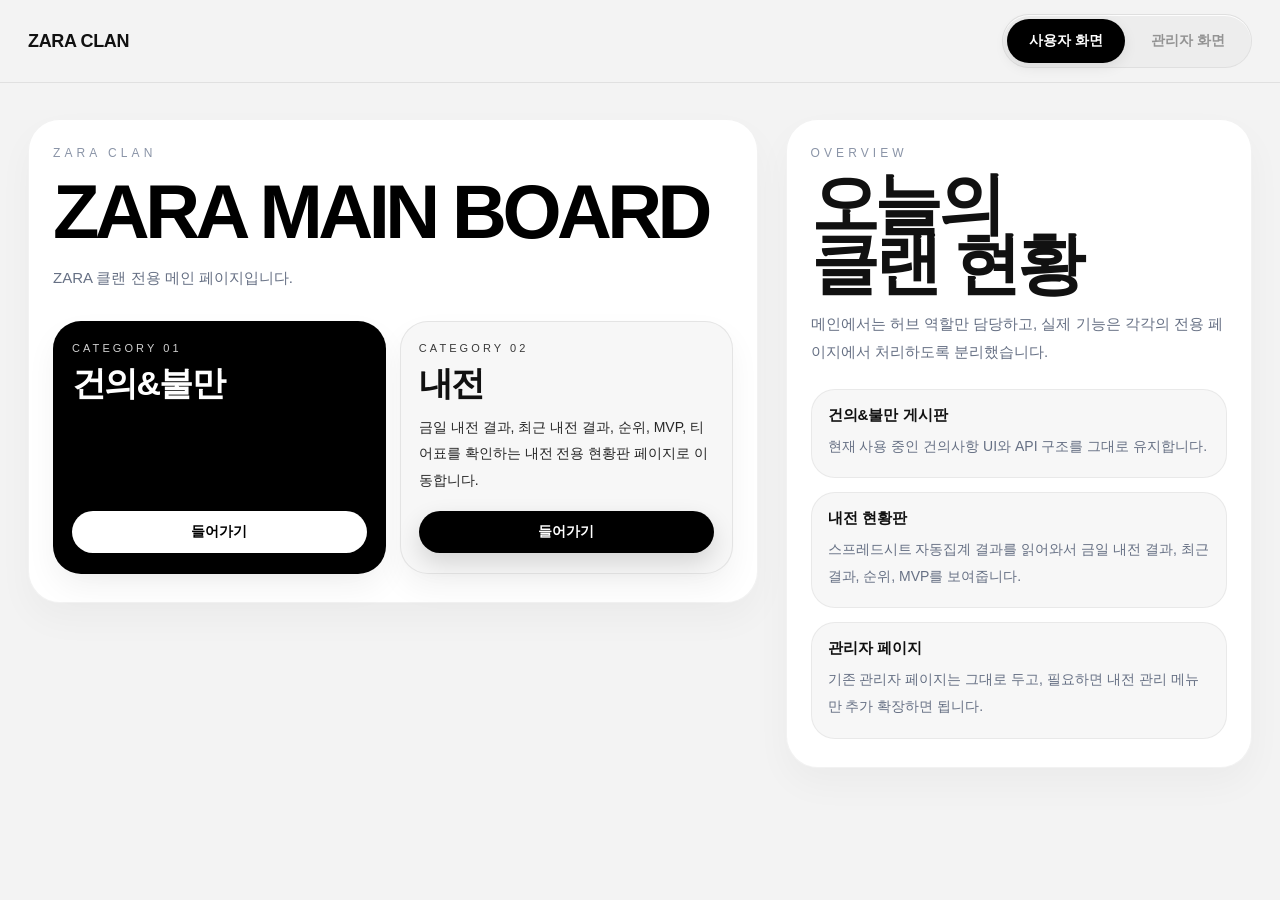
<file: index.html>
<!DOCTYPE html>
<html lang="ko">
<head>
  <meta charset="UTF-8" />
  <meta name="viewport" content="width=device-width, initial-scale=1.0" />
  <title>ZARA MAIN BOARD</title>
  <link rel="stylesheet" href="/style.css" />
  <style>
    * {
      box-sizing: border-box;
    }

    body {
      margin: 0;
      background: #f3f3f3;
      color: #111;
      font-family: Arial, "Apple SD Gothic Neo", "Noto Sans KR", sans-serif;
    }

    .site-topbar {
      background: #f3f3f3;
      border-bottom: 1px solid rgba(0, 0, 0, 0.08);
    }

    .site-topbar-inner {
      max-width: 1440px;
      margin: 0 auto;
      padding: 14px 28px;
      display: flex;
      align-items: center;
      justify-content: space-between;
      gap: 20px;
    }

    .site-brand {
      font-size: 18px;
      font-weight: 800;
      letter-spacing: -0.02em;
    }

    .site-tabs {
      display: inline-flex;
      align-items: center;
      gap: 4px;
      padding: 4px;
      border-radius: 999px;
      background: #ededed;
      border: 1px solid rgba(0, 0, 0, 0.06);
      box-shadow: inset 0 1px 0 rgba(255, 255, 255, 0.9);
    }

    .site-tab {
      height: 44px;
      padding: 0 22px;
      border-radius: 999px;
      color: rgba(0, 0, 0, 0.38);
      font-size: 14px;
      font-weight: 800;
      border: none;
      background: none;
      cursor: pointer;
      transition: all 0.2s ease;
    }

    .site-tab.active {
      background: #000;
      color: #fff;
      box-shadow: 0 4px 14px rgba(0, 0, 0, 0.08);
    }

    .main-shell {
      max-width: 1440px;
      margin: 0 auto;
      padding: 36px 28px 56px;
    }

    .main-grid {
      display: grid;
      grid-template-columns: minmax(0, 1.22fr) minmax(0, 0.78fr);
      gap: 28px;
      align-items: start;
    }

    .main-panel {
      background: rgba(255, 255, 255, 0.96);
      border: 1px solid rgba(0, 0, 0, 0.05);
      border-radius: 32px;
      box-shadow: 0 16px 36px rgba(0, 0, 0, 0.035);
      padding: 26px 24px 28px;
    }

    .eyebrow {
      font-size: 12px;
      letter-spacing: 0.34em;
      color: #8a94a7;
    }

    .main-title {
      margin: 18px 0 18px;
      font-size: 76px;
      line-height: 0.9;
      font-weight: 900;
      letter-spacing: -0.06em;
      color: #000;
    }

    .main-desc {
      margin: 0;
      font-size: 15px;
      line-height: 1.9;
      color: #667084;
    }

    .category-grid {
      margin-top: 28px;
      display: grid;
      grid-template-columns: 1fr 1fr;
      gap: 14px;
    }

    .category-card {
      border-radius: 28px;
      border: 1px solid rgba(0, 0, 0, 0.08);
      padding: 20px 18px;
      min-height: 248px;
      display: flex;
      flex-direction: column;
      justify-content: space-between;
      box-shadow: 0 14px 30px rgba(0, 0, 0, 0.05);
    }

    .category-card.dark {
      background: #000;
      color: #fff;
      border-color: rgba(0, 0, 0, 0.9);
    }

    .category-card.light {
      background: #f7f7f7;
      color: #111;
    }

    .category-code {
      font-size: 11px;
      letter-spacing: 0.28em;
      opacity: 0.82;
    }

    .category-title {
      margin-top: 12px;
      font-size: 34px;
      line-height: 1.05;
      font-weight: 900;
      letter-spacing: -0.05em;
      white-space: pre-line;
    }

    .category-desc {
      margin-top: 12px;
      font-size: 14px;
      line-height: 1.9;
      color: inherit;
      opacity: 0.9;
    }

    .enter-btn {
      margin-top: 18px;
      display: inline-flex;
      align-items: center;
      justify-content: center;
      min-width: 122px;
      height: 42px;
      padding: 0 18px;
      border-radius: 999px;
      border: none;
      background: #fff;
      color: #000;
      font-size: 14px;
      font-weight: 900;
      cursor: pointer;
      box-shadow: 0 10px 24px rgba(0, 0, 0, 0.14);
    }

    .light .enter-btn {
      background: #000;
      color: #fff;
    }

    .overview-title {
      margin: 14px 0 16px;
      font-size: 68px;
      line-height: 0.88;
      font-weight: 900;
      letter-spacing: -0.06em;
      white-space: pre-line;
    }

    .overview-desc {
      font-size: 15px;
      line-height: 1.9;
      color: #667084;
      margin: 0 0 22px;
    }

    .overview-list {
      display: grid;
      gap: 14px;
    }

    .overview-card {
      background: #f7f7f7;
      border: 1px solid rgba(0, 0, 0, 0.06);
      border-radius: 24px;
      padding: 16px 16px 18px;
    }

    .overview-card-title {
      font-size: 15px;
      font-weight: 900;
      margin-bottom: 8px;
    }

    .overview-card-text {
      font-size: 14px;
      line-height: 1.9;
      color: #667084;
      margin: 0;
    }

    @media (max-width: 980px) {
      .main-grid {
        grid-template-columns: 1fr;
      }

      .main-title,
      .overview-title {
        font-size: 56px;
      }
    }

    @media (max-width: 720px) {
      .site-topbar-inner,
      .main-shell {
        padding-left: 16px;
        padding-right: 16px;
      }

      .site-topbar-inner {
        flex-direction: column;
        align-items: flex-start;
      }

      .category-grid {
        grid-template-columns: 1fr;
      }

      .main-title,
      .overview-title {
        font-size: 42px;
      }

      .site-tabs {
        width: 100%;
        display: flex;
      }

      .site-tab {
        flex: 1;
        padding: 0 10px;
        font-size: 13px;
      }
    }
  </style>
</head>
<body>
  <div class="site-topbar">
    <div class="site-topbar-inner">
      <div class="site-brand">ZARA CLAN</div>
      <div class="site-tabs">
        <button class="site-tab active" type="button" onclick="location.href='/'">사용자 화면</button>
        <button class="site-tab" type="button" onclick="location.href='/admin'">관리자 화면</button>
      </div>
    </div>
  </div>

  <div class="main-shell">
    <div class="main-grid">
      <section class="main-panel">
        <div class="eyebrow">ZARA CLAN</div>
        <h1 class="main-title">ZARA
MAIN BOARD</h1>
        <p class="main-desc">
          ZARA 클랜 전용 메인 페이지입니다.
        </p>

        <div class="category-grid">
          <div class="category-card dark">
            <div>
              <div class="category-code">CATEGORY 01</div>
              <div class="category-title">건의&불만</div>
              <div class="category-desc"></div>
            </div>
            <button class="enter-btn" type="button" onclick="location.href='/suggestion'">들어가기</button>
          </div>

          <div class="category-card light">
            <div>
              <div class="category-code">CATEGORY 02</div>
              <div class="category-title">내전</div>
              <div class="category-desc">
                금일 내전 결과, 최근 내전 결과, 순위, MVP, 티어표를 확인하는 내전 전용 현황판 페이지로 이동합니다.
              </div>
            </div>
            <button class="enter-btn" type="button" onclick="location.href='/naejeon'">들어가기</button>
          </div>
        </div>
      </section>

      <aside class="main-panel">
        <div class="eyebrow">OVERVIEW</div>
        <h2 class="overview-title">오늘의
클랜 현황</h2>
        <p class="overview-desc">
          메인에서는 허브 역할만 담당하고, 실제 기능은 각각의 전용 페이지에서 처리하도록 분리했습니다.
        </p>

        <div class="overview-list">
          <div class="overview-card">
            <div class="overview-card-title">건의&불만 게시판</div>
            <p class="overview-card-text">
              현재 사용 중인 건의사항 UI와 API 구조를 그대로 유지합니다.
            </p>
          </div>

          <div class="overview-card">
            <div class="overview-card-title">내전 현황판</div>
            <p class="overview-card-text">
              스프레드시트 자동집계 결과를 읽어와서 금일 내전 결과, 최근 결과, 순위, MVP를 보여줍니다.
            </p>
          </div>

          <div class="overview-card">
            <div class="overview-card-title">관리자 페이지</div>
            <p class="overview-card-text">
              기존 관리자 페이지는 그대로 두고, 필요하면 내전 관리 메뉴만 추가 확장하면 됩니다.
            </p>
          </div>
        </div>
      </aside>
    </div>
  </div>
</body>
</html>
</file>
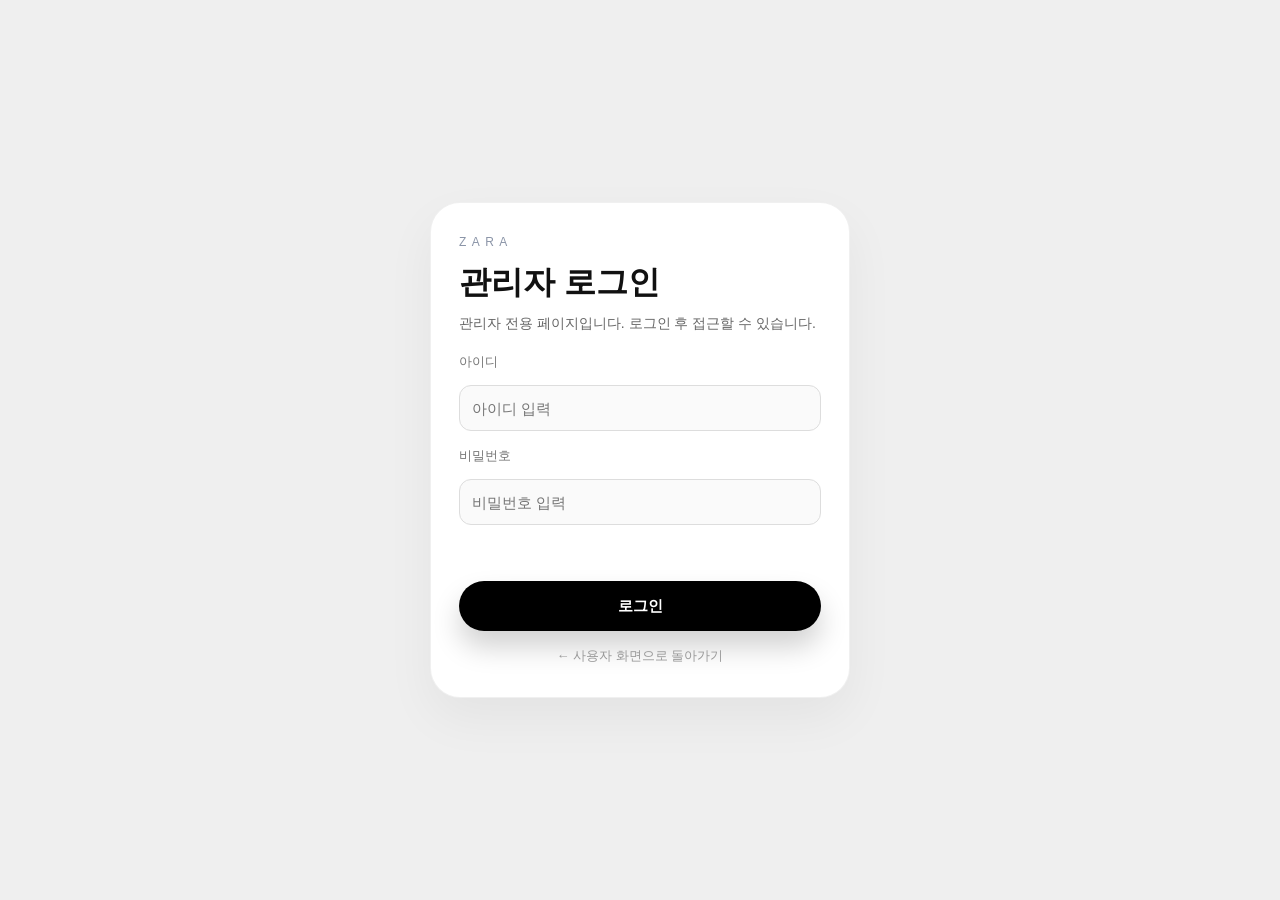
<file: login.html>
<!DOCTYPE html>
<html lang="ko">
<head>
  <meta charset="UTF-8" />
  <title>ZARA 관리자 로그인</title>
  <link rel="stylesheet" href="style.css" />
</head>
<body>

<div class="login-page">

  <div class="login-card">
    <p class="brand">ZARA</p>
    <h2 class="login-title">관리자 로그인</h2>
    <p class="login-desc">
      관리자 전용 페이지입니다. 로그인 후 접근할 수 있습니다.
    </p>

    <form id="loginForm" class="login-form">

      <div class="field-group">
        <label>아이디</label>
        <input id="username" type="text" placeholder="아이디 입력" required />
      </div>

      <div class="field-group">
        <label>비밀번호</label>
        <input id="password" type="password" placeholder="비밀번호 입력" required />
      </div>

      <p id="loginMsg" class="error-text"></p>

      <button type="submit" class="primary-btn full">로그인</button>

    </form>

    <button class="back-btn" onclick="location.href='index.html'">
      ← 사용자 화면으로 돌아가기
    </button>

  </div>

</div>

<script>
const form = document.getElementById("loginForm");
const msg = document.getElementById("loginMsg");

form.addEventListener("submit", async (e) => {
  e.preventDefault();

  msg.textContent = "";

  const username = document.getElementById("username").value.trim();
  const password = document.getElementById("password").value.trim();

  try {
    const res = await fetch("/api/login", {
      method: "POST",
      headers: {
        "Content-Type": "application/json"
      },
      body: JSON.stringify({ username, password })
    });

    const result = await res.json();

    if (!res.ok || !result.success) {
      msg.textContent = result.message || "로그인 실패";
      return;
    }

    location.href = "/admin.html";

  } catch (err) {
    msg.textContent = "서버 연결 오류";
  }
});
</script>

</body>
</html>
</file>
<file: style.css>
/* =========================
   RESET
========================= */
* {
  box-sizing: border-box;
  margin: 0;
  padding: 0;
}

html,
body {
  width: 100%;
  min-height: 100%;
}

body {
  background: #efefef;
  color: #111111;
  font-family: -apple-system, BlinkMacSystemFont, "Segoe UI", "Noto Sans KR", Arial, sans-serif;
  -webkit-font-smoothing: antialiased;
}

button,
input,
textarea {
  font: inherit;
}

button {
  border: none;
  background: none;
  cursor: pointer;
}

.hidden {
  display: none !important;
}

/* =========================
   TOPBAR
========================= */
.topbar {
  background: #f3f3f3;
  border-bottom: 1px solid rgba(0, 0, 0, 0.08);
}

.topbar-inner {
  max-width: 1280px;
  margin: 0 auto;
  padding: 14px 28px;
  display: flex;
  align-items: center;
  justify-content: space-between;
  gap: 20px;
}

.topbar-title {
  font-size: 18px;
  font-weight: 700;
  letter-spacing: -0.02em;
}

.topbar-tabs {
  display: inline-flex;
  align-items: center;
  gap: 4px;
  padding: 4px;
  border-radius: 999px;
  background: #ededed;
  border: 1px solid rgba(0, 0, 0, 0.06);
  box-shadow: inset 0 1px 0 rgba(255, 255, 255, 0.9);
}

.topbar-tab {
  height: 48px;
  padding: 0 24px;
  border-radius: 999px;
  color: rgba(0, 0, 0, 0.35);
  font-size: 15px;
  font-weight: 700;
  transition: all 0.2s ease;
}

.topbar-tab.active {
  background: #000000;
  color: #ffffff;
  box-shadow: 0 4px 14px rgba(0, 0, 0, 0.08);
}

/* =========================
   PAGE LAYOUT
========================= */
.page-shell {
  max-width: 1280px;
  margin: 0 auto;
  padding: 40px 28px 52px;
}

.public-grid {
  display: grid;
  grid-template-columns: minmax(0, 1.18fr) minmax(0, 0.95fr);
  gap: 28px;
}

.panel {
  background: rgba(255, 255, 255, 0.9);
  border: 1px solid rgba(0, 0, 0, 0.06);
  border-radius: 30px;
  box-shadow: 0 18px 40px rgba(0, 0, 0, 0.03);
  backdrop-filter: blur(8px);
}

.panel-main {
  padding: 30px 28px 28px;
}

.panel-board {
  padding: 28px;
}

/* =========================
   LEFT PANEL
========================= */
.brand {
  font-size: 12px;
  letter-spacing: 0.45em;
  color: #8a94a7;
}

.hero-title {
  margin-top: 16px;
  font-size: 64px;
  line-height: 0.95;
  letter-spacing: -0.055em;
  font-weight: 900;
  color: #000000;
}

.hero-desc {
  margin-top: 26px;
  max-width: 720px;
  font-size: 15px;
  line-height: 2;
  color: #5f6772;
}

.type-section {
  margin-top: 34px;
}

.mini-label {
  display: block;
  font-size: 12px;
  letter-spacing: 0.38em;
  color: #8a94a7;
}

.type-card-grid {
  margin-top: 14px;
  display: grid;
  grid-template-columns: repeat(2, minmax(0, 1fr));
  gap: 12px;
}

.type-card {
  min-height: 126px;
  border-radius: 26px;
  border: 1px solid rgba(0, 0, 0, 0.1);
  background: #fafafa;
  padding: 22px 18px;
  text-align: left;
  display: flex;
  flex-direction: column;
  justify-content: center;
  gap: 10px;
  transition: all 0.2s ease;
}

.type-card:hover {
  border-color: rgba(0, 0, 0, 0.18);
  background: #ffffff;
}

.type-card.active {
  background: #000000;
  color: #ffffff;
  border-color: #000000;
  box-shadow: 0 20px 40px rgba(0, 0, 0, 0.18);
}

.type-card-title {
  font-size: 18px;
  font-weight: 800;
  letter-spacing: -0.02em;
}

.type-card-desc {
  font-size: 14px;
  line-height: 1.75;
  color: rgba(17, 17, 17, 0.68);
}

.type-card.active .type-card-desc {
  color: rgba(255, 255, 255, 0.82);
}

.post-form {
  margin-top: 28px;
}

.form-label {
  display: block;
  font-size: 12px;
  letter-spacing: 0.38em;
  color: #8a94a7;
}

.main-textarea {
  width: 100%;
  height: 178px;
  margin-top: 14px;
  border-radius: 28px;
  border: 1px solid rgba(0, 0, 0, 0.1);
  background: #fdfdfd;
  padding: 22px 18px;
  resize: none;
  outline: none;
  font-size: 16px;
  line-height: 1.9;
  color: #2d3137;
  box-shadow: inset 0 1px 0 rgba(255, 255, 255, 0.9);
}

.main-textarea::placeholder {
  color: rgba(45, 49, 55, 0.55);
}

.main-textarea:focus {
  border-color: rgba(0, 0, 0, 0.24);
  background: #ffffff;
}

.form-bottom-row {
  margin-top: 24px;
  display: flex;
  align-items: center;
  justify-content: space-between;
  gap: 16px;
}

.form-note {
  font-size: 14px;
  color: #b0b5be;
}

.primary-btn {
  min-width: 108px;
  height: 50px;
  padding: 0 28px;
  border-radius: 999px;
  background: #000000;
  color: #ffffff;
  font-size: 15px;
  font-weight: 700;
  transition: transform 0.15s ease, box-shadow 0.2s ease, background 0.2s ease;
  box-shadow: 0 16px 28px rgba(0, 0, 0, 0.18);
}

.primary-btn:hover {
  transform: translateY(-1px);
  background: #111111;
}

/* =========================
   RIGHT PANEL
========================= */
.board-head {
  display: flex;
  align-items: flex-start;
  justify-content: space-between;
  gap: 18px;
}

.board-eyebrow {
  font-size: 12px;
  letter-spacing: 0.45em;
  color: #8a94a7;
}

.board-title {
  margin-top: 14px;
  font-size: 68px;
  line-height: 0.9;
  letter-spacing: -0.065em;
  font-weight: 900;
  color: #000000;
}

.search-pill {
  min-width: 64px;
  height: 48px;
  padding: 0 18px;
  border-radius: 999px;
  border: 1px solid rgba(0, 0, 0, 0.08);
  background: #fafafa;
  color: rgba(0, 0, 0, 0.45);
  display: inline-flex;
  align-items: center;
  justify-content: center;
  font-size: 15px;
}

.board-list {
  margin-top: 22px;
  display: grid;
  gap: 16px;
}

.board-item {
  border-radius: 30px;
  border: 1px solid rgba(0, 0, 0, 0.08);
  background: #ffffff;
  padding: 22px 18px 22px;
  box-shadow: 0 10px 24px rgba(0, 0, 0, 0.02);
}

.board-item-top {
  display: flex;
  align-items: center;
  justify-content: space-between;
}

.badge-row {
  display: flex;
  align-items: center;
  flex-wrap: wrap;
  gap: 10px;
}

.no-badge {
  font-size: 18px;
  font-weight: 900;
  letter-spacing: -0.03em;
}

.type-badge,
.status-badge {
  min-height: 36px;
  padding: 0 14px;
  border-radius: 999px;
  display: inline-flex;
  align-items: center;
  justify-content: center;
  font-size: 13px;
  font-weight: 700;
  border: 1px solid rgba(0, 0, 0, 0.08);
}

.type-badge.suggestion {
  background: #f5f5f5;
  color: #111111;
}

.type-badge.complaint {
  background: #000000;
  color: #ffffff;
  border-color: #000000;
}

.status-badge.processing {
  background: #000000;
  color: #ffffff;
  border-color: #000000;
}

.status-badge.hold {
  background: #f5f5f5;
  color: rgba(0, 0, 0, 0.6);
}

.status-badge.done {
  background: #ececec;
  color: rgba(0, 0, 0, 0.65);
}

.meta-row {
  margin-top: 20px;
  display: flex;
  align-items: center;
  gap: 14px;
  color: #7d838b;
  font-size: 14px;
}

.like-link {
  color: #7d838b;
  font-size: 14px;
}

.private-box {
  margin-top: 26px;
  font-size: 16px;
  line-height: 1.9;
  color: #31343a;
}

.deleted-box {
  margin-top: 24px;
  border-radius: 20px;
  border: 1px dashed rgba(0, 0, 0, 0.08);
  background: #fafafa;
  padding: 14px 16px;
  font-size: 15px;
  color: rgba(0, 0, 0, 0.28);
}

.empty-box {
  border-radius: 24px;
  border: 1px dashed rgba(0, 0, 0, 0.08);
  background: #fafafa;
  padding: 22px 18px;
  color: #7d838b;
  font-size: 15px;
}

/* =========================
   LOGIN MODAL
========================= */
.modal-backdrop {
  position: fixed;
  inset: 0;
  background: rgba(0, 0, 0, 0.24);
  display: flex;
  align-items: center;
  justify-content: center;
  padding: 20px;
  z-index: 1000;
}

.login-modal {
  width: 100%;
  max-width: 440px;
  border-radius: 28px;
  background: #ffffff;
  padding: 28px 24px 24px;
  box-shadow: 0 30px 60px rgba(0, 0, 0, 0.18);
}

.login-modal-title {
  margin-top: 14px;
  font-size: 32px;
  font-weight: 800;
  letter-spacing: -0.03em;
}

.login-modal-desc {
  margin-top: 12px;
  font-size: 15px;
  line-height: 1.8;
  color: #666f7c;
}

.modal-login-form {
  margin-top: 22px;
}

.field-group + .field-group {
  margin-top: 16px;
}

.field-group label {
  display: block;
  margin-bottom: 8px;
  font-size: 14px;
  color: #5f6772;
}

.field-group input {
  width: 100%;
  height: 48px;
  border-radius: 14px;
  border: 1px solid rgba(0, 0, 0, 0.12);
  background: #fafafa;
  padding: 0 14px;
  outline: none;
  font-size: 15px;
}

.field-group input:focus {
  border-color: rgba(0, 0, 0, 0.24);
  background: #ffffff;
}

.error-text {
  min-height: 22px;
  margin-top: 14px;
  color: #cf3030;
  font-size: 14px;
}

.modal-actions {
  margin-top: 16px;
  display: flex;
  justify-content: flex-end;
  gap: 10px;
}

.ghost-btn {
  min-width: 82px;
  height: 46px;
  padding: 0 18px;
  border-radius: 999px;
  background: #f3f3f3;
  color: #555d67;
  font-size: 14px;
  font-weight: 700;
}

.ghost-btn.danger {
  color: #c63b3b;
}

/* =========================
   RESPONSIVE
========================= */
@media (max-width: 1100px) {
  .public-grid {
    grid-template-columns: 1fr;
  }

  .hero-title {
    font-size: 48px;
  }

  .board-title {
    font-size: 52px;
  }
}

@media (max-width: 720px) {
  .topbar-inner,
  .page-shell {
    padding-left: 16px;
    padding-right: 16px;
  }

  .topbar-inner {
    flex-direction: column;
    align-items: flex-start;
  }

  .type-card-grid {
    grid-template-columns: 1fr;
  }

  .form-bottom-row {
    flex-direction: column;
    align-items: stretch;
  }

  .primary-btn {
    width: 100%;
  }

  .board-head {
    flex-direction: column;
    align-items: flex-start;
  }

  .hero-title {
    font-size: 36px;
  }

  .board-title {
    font-size: 38px;
  }
}

/* =========================
   LOGIN PAGE
========================= */
.login-page {
  min-height: 100vh;
  display: flex;
  align-items: center;
  justify-content: center;
  background: #efefef;
}

.login-card {
  width: 100%;
  max-width: 420px;
  background: white;
  border-radius: 30px;
  padding: 32px 28px;
  border: 1px solid rgba(0, 0, 0, 0.06);
  box-shadow: 0 20px 50px rgba(0, 0, 0, 0.05);
}

.login-title {
  margin-top: 12px;
  font-size: 32px;
  font-weight: 900;
}

.login-desc {
  margin-top: 10px;
  font-size: 14px;
  color: #666;
}

.login-form {
  margin-top: 20px;
}

.field-group {
  margin-top: 16px;
}

.field-group label {
  font-size: 13px;
  color: #777;
}

.field-group input {
  width: 100%;
  height: 46px;
  margin-top: 6px;
  border-radius: 12px;
  border: 1px solid #ddd;
  padding: 0 12px;
  outline: none;
}

.field-group input:focus {
  border-color: black;
}

.primary-btn.full {
  width: 100%;
  margin-top: 20px;
}

.back-btn {
  margin-top: 16px;
  font-size: 13px;
  color: #999;
  text-align: center;
  width: 100%;
}

/* =========================
   ADMIN PAGE
========================= */
.admin-page-body {
  background: #efefef;
}

.admin-shell {
  min-height: 100vh;
  display: grid;
  grid-template-columns: 240px 1fr;
}

.admin-sidebar {
  background: #0a0a0a;
  color: #ffffff;
  padding: 24px 16px;
  display: flex;
  flex-direction: column;
  justify-content: space-between;
}

.admin-sidebar-brand {
  font-size: 28px;
  font-weight: 900;
  letter-spacing: 0.08em;
  padding: 8px 12px 22px;
}

.admin-sidebar-nav {
  display: grid;
  gap: 8px;
}

.admin-nav-btn,
.admin-logout-btn {
  width: 100%;
  text-align: left;
  padding: 14px 16px;
  border-radius: 18px;
  color: rgba(255, 255, 255, 0.72);
  font-size: 15px;
  font-weight: 700;
  transition: all 0.2s ease;
}

.admin-nav-btn:hover,
.admin-logout-btn:hover {
  background: rgba(255, 255, 255, 0.06);
  color: #ffffff;
}

.admin-nav-btn.active {
  background: #ffffff;
  color: #111111;
}

.admin-main {
  padding: 24px 28px 32px;
}

.admin-topbar {
  display: flex;
  align-items: flex-start;
  justify-content: space-between;
  gap: 20px;
  margin-bottom: 24px;
}

.admin-topbar-eyebrow {
  font-size: 12px;
  letter-spacing: 0.38em;
  color: #8a94a7;
}

.admin-topbar-title {
  margin-top: 12px;
  font-size: 46px;
  line-height: 0.95;
  font-weight: 900;
  letter-spacing: -0.05em;
}

.admin-topbar-desc {
  margin-top: 14px;
  color: #666f7c;
  font-size: 15px;
  line-height: 1.8;
}

.admin-user-switch {
  min-width: 110px;
  height: 46px;
  padding: 0 20px;
  border-radius: 999px;
  background: #ffffff;
  border: 1px solid rgba(0, 0, 0, 0.08);
  color: #555d67;
  font-weight: 700;
}

.admin-content {
  display: grid;
  gap: 20px;
}

.admin-section {
  display: none;
}

.admin-section.active {
  display: block;
}

.admin-summary-grid {
  display: grid;
  grid-template-columns: repeat(4, minmax(0, 1fr));
  gap: 16px;
}

.admin-card,
.admin-panel,
.admin-mini-card {
  background: rgba(255, 255, 255, 0.9);
  border: 1px solid rgba(0, 0, 0, 0.06);
  border-radius: 28px;
  box-shadow: 0 18px 40px rgba(0, 0, 0, 0.03);
}

.admin-card {
  padding: 24px 22px;
}

.admin-card-label {
  font-size: 14px;
  color: #6c7380;
}

.admin-card-value-row {
  margin-top: 14px;
  display: flex;
  align-items: flex-end;
  gap: 6px;
}

.admin-card-value {
  font-size: 40px;
  line-height: 1;
  font-weight: 900;
  letter-spacing: -0.04em;
}

.admin-card-unit {
  font-size: 14px;
  color: #7f8792;
  margin-bottom: 5px;
}

.admin-card-sub {
  margin-top: 12px;
  font-size: 13px;
  color: #a1a7b0;
}

.admin-layout-grid {
  margin-top: 18px;
  display: grid;
  grid-template-columns: minmax(0, 1.18fr) minmax(0, 0.82fr);
  gap: 18px;
}

.admin-panel {
  padding: 24px 22px;
}

.admin-panel-head {
  display: flex;
  align-items: flex-start;
  justify-content: space-between;
  gap: 16px;
}

.admin-panel-eyebrow {
  font-size: 12px;
  letter-spacing: 0.38em;
  color: #8a94a7;
}

.admin-panel-title {
  margin-top: 10px;
  font-size: 34px;
  line-height: 0.98;
  font-weight: 900;
  letter-spacing: -0.045em;
}

.admin-post-list {
  margin-top: 18px;
  display: grid;
  gap: 14px;
}

.admin-post-card {
  border-radius: 24px;
  border: 1px solid rgba(0, 0, 0, 0.08);
  background: #ffffff;
  padding: 18px 16px;
}

.admin-post-top {
  display: flex;
  align-items: center;
  justify-content: space-between;
  gap: 14px;
}

.admin-post-badges {
  display: flex;
  align-items: center;
  flex-wrap: wrap;
  gap: 10px;
}

.admin-no-badge {
  font-size: 16px;
  font-weight: 900;
}

.admin-post-time {
  font-size: 13px;
  color: #8c939d;
}

.admin-post-body {
  margin-top: 16px;
}

.admin-post-actions {
  margin-top: 16px;
  display: flex;
  flex-wrap: wrap;
  gap: 8px;
}

.admin-mini-stack {
  margin-top: 18px;
  display: grid;
  gap: 12px;
}

.admin-mini-card {
  padding: 18px 16px;
  display: flex;
  align-items: center;
  justify-content: space-between;
}

.admin-mini-card span {
  color: #6c7380;
  font-size: 14px;
}

.admin-mini-card strong {
  font-size: 22px;
  font-weight: 900;
}

.admin-comment-box {
  margin-top: 18px;
}

.admin-comment-selected {
  font-size: 15px;
  font-weight: 700;
  color: #222;
}

.admin-comment-textarea {
  width: 100%;
  height: 180px;
  margin-top: 14px;
  border-radius: 24px;
  border: 1px solid rgba(0, 0, 0, 0.1);
  background: #fdfdfd;
  padding: 18px 16px;
  resize: none;
  outline: none;
  font-size: 15px;
  line-height: 1.8;
}

.admin-comment-actions {
  margin-top: 14px;
  display: flex;
  justify-content: flex-end;
}

.admin-settings-box {
  margin-top: 18px;
  display: grid;
  gap: 12px;
}

.admin-setting-row {
  display: flex;
  align-items: center;
  justify-content: space-between;
  gap: 16px;
  background: #ffffff;
  border: 1px solid rgba(0, 0, 0, 0.08);
  border-radius: 18px;
  padding: 16px 18px;
}

/* =========================
   ADMIN INLINE COMMENTS
========================= */
.admin-inline-comments-wrap {
  margin-top: 14px;
  padding-top: 14px;
  border-top: 1px solid rgba(0, 0, 0, 0.08);
}

.admin-inline-comments-title {
  font-size: 12px;
  font-weight: 700;
  letter-spacing: 0.08em;
  opacity: 0.7;
  margin-bottom: 10px;
}

.admin-inline-comment-list {
  display: flex;
  flex-direction: column;
  gap: 10px;
}

.admin-inline-comment-item {
  padding: 12px;
  border-radius: 12px;
  background: #f6f6f6;
  border: 1px solid rgba(0, 0, 0, 0.04);
}

.admin-inline-comment-time {
  font-size: 12px;
  opacity: 0.6;
  margin-bottom: 6px;
}

.admin-inline-comment-text {
  font-size: 14px;
  line-height: 1.6;
  word-break: break-word;
  color: #222;
}

.admin-comment-empty {
  font-size: 13px;
  opacity: 0.5;
}

.deleted-comment {
  opacity: 0.5;
  font-style: italic;
}

.admin-inline-comment-item .ghost-btn {
  margin-top: 8px;
}

/* =========================
   ROUND MANAGER
========================= */
.round-panel {
  margin-top: 18px;
}

.round-status-box {
  margin-top: 18px;
  padding: 18px 20px;
  border-radius: 22px;
  background: #ffffff;
  border: 1px solid rgba(0, 0, 0, 0.08);
}

.round-status-title {
  font-size: 12px;
  letter-spacing: 0.22em;
  color: #8a94a7;
}

.round-status-value {
  margin-top: 10px;
  font-size: 24px;
  font-weight: 900;
  letter-spacing: -0.03em;
  color: #111;
  line-height: 1.35;
}

.round-status-sub {
  margin-top: 10px;
  font-size: 14px;
  line-height: 1.7;
  color: #666f7c;
  white-space: pre-line;
}

.round-form-grid {
  margin-top: 18px;
  display: grid;
  grid-template-columns: repeat(2, minmax(0, 1fr));
  gap: 14px;
}

.round-form-group {
  display: grid;
  gap: 8px;
}

.round-form-group-full {
  grid-column: 1 / -1;
}

.round-form-group label {
  font-size: 13px;
  font-weight: 700;
  color: #555d67;
}

.round-input,
.round-textarea {
  width: 100%;
  border-radius: 18px;
  border: 1px solid rgba(0, 0, 0, 0.1);
  background: #fff;
  padding: 14px 16px;
  outline: none;
  font-size: 14px;
  color: #111;
}

.round-input {
  height: 48px;
}

.round-textarea {
  min-height: 120px;
  resize: vertical;
  line-height: 1.7;
}

.round-input:focus,
.round-textarea:focus {
  border-color: rgba(0, 0, 0, 0.24);
}

.round-action-row {
  margin-top: 16px;
  display: flex;
  gap: 10px;
  flex-wrap: wrap;
}

.round-message {
  margin-top: 12px;
  min-height: 24px;
  font-size: 14px;
  font-weight: 700;
  color: #333;
  white-space: pre-line;
}

button:disabled {
  opacity: 0.45;
  cursor: not-allowed;
}

/* =========================
   ADMIN RESPONSIVE
========================= */
@media (max-width: 1180px) {
  .admin-summary-grid {
    grid-template-columns: repeat(2, minmax(0, 1fr));
  }

  .admin-layout-grid {
    grid-template-columns: 1fr;
  }
}

@media (max-width: 860px) {
  .admin-shell {
    grid-template-columns: 1fr;
  }

  .admin-sidebar {
    gap: 18px;
  }

  .admin-main {
    padding: 20px 16px 28px;
  }

  .admin-topbar {
    flex-direction: column;
    align-items: flex-start;
  }

  .admin-topbar-title {
    font-size: 34px;
  }

  .admin-summary-grid {
    grid-template-columns: 1fr;
  }

  .round-form-grid {
    grid-template-columns: 1fr;
  }
}
/* ===== ZARA 룰렛 스타일 ===== */

.roulette-section {
  margin-top: 60px;
  padding: 0 20px;
}

.roulette-header {
  display: flex;
  align-items: center;
  justify-content: center;
  gap: 20px;
  margin-bottom: 30px;
}

.roulette-header h2 {
  font-size: 18px;
  letter-spacing: 4px;
  font-weight: 500;
  color: #111; /* 기존 사이트 톤 맞춤 */
}

.roulette-line {
  width: 60px;
  height: 1px;
  background: #ccc;
}

.roulette-card {
  background: #ffffff;
  border-radius: 30px;
  padding: 20px;
  border: 1px solid rgba(0,0,0,0.06);
  box-shadow: 0 18px 40px rgba(0,0,0,0.03);
  transition: all 0.3s ease;
}

.roulette-card:hover {
  box-shadow: 0 24px 60px rgba(0,0,0,0.06);
}

.roulette-frame {
  width: 100%;
  height: 950px;
  border: none;
  border-radius: 20px;
}

@media (max-width: 768px) {
  .roulette-frame {
    height: 1100px;
  }

  .roulette-header h2 {
    font-size: 14px;
    letter-spacing: 2px;
  }
}


/* ===== 내전표 헤더 ===== */
body .sheet-wrap {
  width: 100% !important;
  max-width: 100% !important;
  margin: 34px 0 70px !important;
  padding: 0 8px !important;
}

body .sheet-head {
  margin-bottom: 18px !important;
  padding: 0 4px !important;
}

body .sheet-head::before {
  content: "ZARA CLAN MATCH" !important;
  display: block !important;
  margin-bottom: 12px !important;
  font-size: 11px !important;
  font-weight: 900 !important;
  letter-spacing: 0.34em !important;
  color: #8d8d8d !important;
}

body .sheet-title {
  display: block !important;
  font-size: 54px !important;
  line-height: 0.96 !important;
  font-weight: 900 !important;
  letter-spacing: -0.065em !important;
  color: #111 !important;
  margin: 0 !important;
}

body .sheet-desc {
  margin-top: 14px !important;
  font-size: 13px !important;
  line-height: 1.8 !important;
  color: #7c8088 !important;
  max-width: 980px !important;
}

/* 혹시 제목 앞 이모지가 남아있어도 최대한 정리된 느낌 */
body .sheet-title span,
body .sheet-title i {
  display: none !important;
}

/* ===== 표 전체 ===== */
body .sheet-wrap .sheet-table-wrap {
  width: 100% !important;
  overflow-x: auto !important;
  border-top: 1px solid #111 !important;
  border-bottom: 1px solid #111 !important;
  border-left: 0 !important;
  border-right: 0 !important;
  border-radius: 0 !important;
  background: #fff !important;
  box-shadow: none !important;
}


body .sheet-wrap .sheet-table th,
body .sheet-wrap .sheet-table td {
  border: 1px solid rgba(0, 0, 0, 0.08) !important;
  text-align: center !important;
  vertical-align: middle !important;
  padding: 0 !important;
  white-space: nowrap !important;
  box-sizing: border-box !important;
}

/* ===== 테이블 헤더 ===== */
body .sheet-wrap .advanced-sheet th {
  height: 44px !important;
  font-size: 10px !important;
  font-weight: 900 !important;
  letter-spacing: 0.14em !important;
  background: #fff !important;
  color: #111 !important;
}

body .sheet-wrap .advanced-sheet td {
  height: 58px !important;
  font-size: 11px !important;
  font-weight: 800 !important;
  background: #fff !important;
  color: #111 !important;
  line-height: 1 !important;
  transition: background 0.15s ease !important;
}

body .sheet-wrap .advanced-sheet .team-group-head {
  background: #000 !important;
  color: #fff !important;
  font-size: 16px !important;
  font-weight: 900 !important;
  letter-spacing: 0.22em !important;
  text-transform: uppercase !important;
  border-top: 1px solid #000 !important;
  border-bottom: 1px solid #000 !important;
}

body .sheet-wrap .advanced-sheet .sheet-left-head {
  background: #fff !important;
  color: #111 !important;
  font-size: 12px !important;
  font-weight: 900 !important;
  letter-spacing: 0.18em !important;
  text-transform: uppercase !important;
}

body .sheet-wrap .advanced-sheet .label-head {
  background: #fafaf8 !important;
  color: #111 !important;
  font-size: 11px !important;
  font-weight: 900 !important;
  letter-spacing: 0.12em !important;
  text-transform: uppercase !important;
}

/* ===== 셀 폭/톤 ===== */
body .sheet-wrap .advanced-sheet .round-cell {
  width: 48px !important;
  min-width: 48px !important;
  max-width: 48px !important;
  background: #f4f4f1 !important;
  color: #111 !important;
  font-size: 13px !important;
  font-weight: 900 !important;
}

body .sheet-wrap .advanced-sheet .map-cell {
  width: 86px !important;
  min-width: 86px !important;
  max-width: 86px !important;
  background: #fcfcfb !important;
}

body .sheet-wrap .advanced-sheet .kill-cell {
  width: 74px !important;
  min-width: 74px !important;
  max-width: 74px !important;
  background: #fff !important;
}

body .sheet-wrap .advanced-sheet .player-head-cell {
  background: #fff !important;
  padding: 5px !important;
  height: 48px !important;
}

body .sheet-wrap .advanced-sheet .kill-head,
body .sheet-wrap .advanced-sheet .top10-head,
body .sheet-wrap .advanced-sheet .sum-head {
  background: #fff !important;
  color: #111 !important;
  font-size: 10px !important;
  font-weight: 900 !important;
  letter-spacing: 0.08em !important;
  height: 38px !important;
  text-transform: uppercase !important;
}

body .sheet-wrap .advanced-sheet .sum-head {
  background: #fafaf8 !important;
}

/* ===== 입력칸 ===== */
body .sheet-wrap .player-name-input,
body .sheet-wrap .minus-select,
body .sheet-wrap .map-input,
body .sheet-wrap .kill-input {
  display: block !important;
  margin: 0 auto !important;
  border: 1px solid rgba(0, 0, 0, 0.12) !important;
  border-radius: 0 !important;
  background: #fff !important;
  box-shadow: none !important;
  color: #111 !important;
  outline: none !important;
}

body .sheet-wrap .player-name-input,
body .sheet-wrap .minus-select {
  width: calc(100% - 10px) !important;
  height: 36px !important;
  padding: 0 6px !important;
  text-align: center !important;
  font-size: 11px !important;
  font-weight: 800 !important;
}

body .sheet-wrap .map-input,
body .sheet-wrap .kill-input {
  width: calc(100% - 12px) !important;
  height: 38px !important;
  padding: 0 6px !important;
  text-align: center !important;
  font-size: 11px !important;
  font-weight: 800 !important;
}

body .sheet-wrap .player-name-input:focus,
body .sheet-wrap .minus-select:focus,
body .sheet-wrap .map-input:focus,
body .sheet-wrap .kill-input:focus {
  border-color: #000 !important;
  background: #fff !important;
  box-shadow: none !important;
}

body .sheet-wrap .player-name-input:hover,
body .sheet-wrap .minus-select:hover,
body .sheet-wrap .map-input:hover,
body .sheet-wrap .kill-input:hover {
  border-color: rgba(0, 0, 0, 0.22) !important;
}


/* ===== SCORE 분할칸 ===== */
body .sheet-wrap .score-split-head {
  background: #fafaf8 !important;
  padding: 0 !important;
}

body .sheet-wrap .score-split-box {
  display: grid !important;
  grid-template-columns: 1fr 1fr !important;
  width: 100% !important;
  height: 100% !important;
}

body .sheet-wrap .score-split-box > div {
  min-height: 42px !important;
  display: flex !important;
  align-items: center !important;
  justify-content: center !important;
  font-size: 11px !important;
  font-weight: 900 !important;
  color: #111 !important;
  background: #fafaf8 !important;
}

body .sheet-wrap .score-split-box > div:first-child {
  border-right: 1px solid rgba(0, 0, 0, 0.08) !important;
}

/* ===== hover ===== */
body #sheetBody tr:hover td {
  background: #fafaf8 !important;
}

body #sheetBody tr:hover .round-cell,
body #sheetBody tr:hover .map-cell {
  background: #f2f2ee !important;
}

/* ===== 스크롤바 ===== */
body .sheet-table-wrap::-webkit-scrollbar {
  height: 12px !important;
}

body .sheet-table-wrap::-webkit-scrollbar-thumb {
  background: #b0b0b0 !important;
  border-radius: 999px !important;
}

body .sheet-table-wrap::-webkit-scrollbar-track {
  background: #ecece8 !important;
}




/* ===== number input 화살표 제거 ===== */

/* 크롬, 사파리, 엣지 */
input[type="number"]::-webkit-outer-spin-button,
input[type="number"]::-webkit-inner-spin-button {
  -webkit-appearance: none;
  margin: 0;
}

/* 파이어폭스 */
input[type="number"] {
  -moz-appearance: textfield;
}
/* ===== 팀 구분선 강화 ===== */

/* 각 팀 마지막 컬럼(판점수)에 굵은 구분선 */
.advanced-sheet .sum-cell {
  border-right: 3px solid #000 !important;
}

/* 마지막 팀은 끝선 제거 */
.advanced-sheet tr td.sum-cell:last-child {
  border-right: none !important;
}

/* 헤더쪽도 맞춰주기 */
.advanced-sheet .team-group-head {
  border-right: 3px solid #000 !important;
}
.advanced-sheet .team-group-head:last-child {
  border-right: none !important;
}
/* ===== 팀 헤더 구분선 (상단 TEAM1, TEAM2 나누기) ===== */

.advanced-sheet .team-group-head {
  position: relative;
}

/* 각 팀 오른쪽에 흰색 구분선 */
.advanced-sheet .team-group-head:not(:last-child)::after {
  content: "";
  position: absolute;
  top: 15%;
  right: 0;
  width: 2px;
  height: 70%;
  background: rgba(255,255,255,0.7);
}


.recent-match-table th {
  border: 1px solid #e7e7e7;
  text-align: center;
  padding: 10px 6px;
  font-size: 13px;
  font-weight: 900;
  color: #111;
  background: #fafafa;
  word-break: keep-all;
}



/* ===== 오른쪽 3칸 최종 폭 ===== */
/* 반드시 style.css 맨 마지막 */



/* TOP5 */
body .sheet-wrap .advanced-sheet .top10-cell,
body .sheet-wrap .advanced-sheet .top10-head {
  width: 6px !important;
  min-width: 6px !important;
  max-width: 6px !important;
  padding: 0 !important;
  background: #fcfcfb !important;
}

/* 치킨 */
body .sheet-wrap .advanced-sheet .chicken-cell {
  width: 6px !important;
  min-width: 6px !important;
  max-width: 6px !important;
  padding: 0 !important;
  background: #fff !important;
}

/* 점수 */
body .sheet-wrap .advanced-sheet .sum-cell,
body .sheet-wrap .advanced-sheet .sum-head {
  width: 12px !important;
  min-width: 12px !important;
  max-width: 12px !important;
  padding: 0 !important;
  background: #fff !important;
  color: #111 !important;
}

/* 체크박스 */
body .sheet-wrap .top10-check,
body .sheet-wrap .chicken-check {
  transform: scale(1.2) !important;
  margin: 0 !important;
  cursor: pointer !important;
  accent-color: #111 !important;
}
/* ===== CLAN MATCH 표 좌우 꽉 채우기 ===== */

body .sheet-wrap {
  width: 100% !important;
  max-width: 100% !important;
  margin: 24px 0 64px !important;
  padding: 0 !important;
}

body .sheet-head {
  padding: 0 !important;
  margin-bottom: 16px !important;
}

body .sheet-table-wrap {
  width: 100% !important;
  overflow-x: auto !important;
  margin: 0 !important;
  padding: 0 !important;
}

body .sheet-wrap .sheet-table {
  width: 100% !important;
  min-width: 0 !important;
  table-layout: auto !important;
  border-collapse: collapse !important;
  background: #fff !important;
}


/* PURE KILL / SCORE 위쪽 숫자 */

/* SCORE 좌/우 숫자 */
body .sheet-wrap .score-split-box div {
  font-size: 13px !important;
  font-weight: 900 !important;
}

/* 오른쪽 합계 숫자 (61, 157 이런거) */
body .sheet-wrap .sum-cell {
  font-size: 15px !important;
  font-weight: 900 !important;
}

/* 일반 테이블 숫자 (킬 입력값 표시되는 부분) */
body .sheet-wrap .advanced-sheet td {
  font-size: 13px !important;
}


/* SCORE 좌/우 숫자 */
body .sheet-wrap .score-split-box div {
  font-size: 13px !important;
  font-weight: 800 !important;
  color: #222 !important;
}

/* 오른쪽 합계 (가장 중요) */
body .sheet-wrap .sum-cell {
  font-size: 16px !important;
  font-weight: 900 !important;
  color: #000 !important;
  letter-spacing: -0.5px;
}

/* 일반 숫자 (킬 입력값 표시) */
body .sheet-wrap .advanced-sheet td {
  font-size: 13px !important;
  color: #333 !important;
}

/* ===== 값에 따른 강조 ===== */

/* 0은 흐리게 */
body .sheet-wrap .advanced-sheet td:empty,
body .sheet-wrap .advanced-sheet td:has(span:empty) {
  opacity: 0.5;
}

/* 큰 값 강조 (대충 50 이상 느낌) */
body .sheet-wrap .sum-cell {
  text-shadow: 0 0 0 transparent;
}

/* hover 시 강조 */
body .sheet-wrap .advanced-sheet td:hover {
  background: #f5f5f5 !important;
  transition: 0.15s;
}
/* PURE KILL 줄 숫자만 크게 */
body .sheet-wrap .advanced-sheet tr:nth-child(4) th.kill-head {
  font-size: 18px !important;
  font-weight: 900 !important;
  color: #111 !important;
  letter-spacing: -0.4px !important;
  line-height: 1 !important;
}




/* =========================
   SHEET SUMMARY PREVIEW EXACT
========================= */

.sheet-summary-wrap {
  width: 100%;
  max-width: 100%;
  margin: 18px 0 18px;
  padding: 0 4px;
}

.sheet-summary-preview {
  background: #fff;
  border: 1px solid #e4e4e4;
  border-radius: 22px;
  overflow: hidden;
  box-shadow: 0 10px 30px rgba(0,0,0,0.04);
}

.sheet-summary-topbar {
  background: #000;
  color: #fff;
  min-height: 66px;
  padding: 18px 24px;
  display: flex;
  align-items: center;
  justify-content: center;
  position: relative;
}

.sheet-summary-topbar-title {
  font-size: 20px;
  font-weight: 900;
  letter-spacing: -0.03em;
  line-height: 1;
}

.sheet-summary-topbar-right {
  position: absolute;
  right: 18px;
  top: 50%;
  transform: translateY(-50%);
  text-align: right;
}

.sheet-summary-side-top {
  font-size: 14px;
  font-weight: 900;
  line-height: 1.35;
  color: #f1d88b;
  white-space: nowrap;
}

.sheet-summary-side-bottom {
  margin-top: 4px;
  font-size: 14px;
  font-weight: 800;
  line-height: 1.35;
  color: #fff;
  white-space: nowrap;
}

.sheet-summary-body {
  background: #fff;
  padding: 0;
}

.sheet-summary-total {
  text-align: center;
  font-size: 22px;
  font-weight: 900;
  letter-spacing: -0.03em;
  color: #111;
  padding: 22px 16px;
  margin: 0;
  border-bottom: 1px solid #e7e7e7;
  background: #fff;
  white-space: normal;
}

.sheet-summary-player-table-wrap {
  background: #fff;
}

.sheet-summary-player-table {
  width: 100%;
  border-collapse: collapse;
  table-layout: fixed;
}

.sheet-summary-player-table th,
.sheet-summary-player-table td {
  border: 1px solid #e7e7e7;
  padding: 18px 10px;
  text-align: center;
  vertical-align: middle;
  font-size: 15px;
  font-weight: 800;
  color: #111;
  background: #fff;
}

.sheet-summary-player-table th {
  font-size: 16px;
  font-weight: 900;
  background: #fafafa;
}

.sheet-summary-player-table td {
  min-height: 58px;
}

.sheet-summary-player-table th.is-leading,
.sheet-summary-player-table td.is-leading {
  background: linear-gradient(180deg, #fffdf6 0%, #fff8e7 100%);
  color: #7b5a15;
}

.sheet-summary-player-table th.is-leading {
  background: linear-gradient(180deg, #fff7dd 0%, #fff1c7 100%);
}

.sheet-summary-player-table .is-footer {
  font-size: 13px;
  font-weight: 900;
}

@media (max-width: 1100px) {
  .sheet-summary-topbar {
    padding: 16px 16px 18px;
    min-height: auto;
    display: block;
    text-align: center;
  }

  .sheet-summary-topbar-right {
    position: static;
    transform: none;
    margin-top: 10px;
    text-align: center;
  }
}

@media (max-width: 900px) {
  .sheet-summary-player-table-wrap {
    overflow-x: auto;
  }

  .sheet-summary-player-table {
    min-width: 900px;
  }

  .sheet-summary-total {
    font-size: 18px;
    line-height: 1.5;
  }
}
/* =========================
   SHEET SUMMARY FULL PREVIEW MATCH
========================= */

.sheet-summary-wrap {
  width: 100%;
  max-width: 100%;
  margin: 18px 0 18px;
  padding: 0 4px;
}

.sheet-summary-preview-full {
  background: #fff;
  border: 1px solid #e4e4e4;
  border-radius: 22px;
  overflow: hidden;
  box-shadow: 0 10px 30px rgba(0,0,0,0.04);
}

.sheet-summary-preview-topbar {
  background: #000;
  color: #fff;
  border-radius: 18px 18px 0 0;
  padding: 18px 24px;
  display: flex;
  justify-content: center;
  align-items: center;
  font-weight: 800;
  position: relative;
}

.sheet-summary-preview-topbar-title {
  font-size: 20px;
  font-weight: 900;
}

.sheet-summary-preview-topbar-right {
  position: absolute;
  right: 24px;
  top: 50%;
  transform: translateY(-50%);
  text-align: right;
}

.sheet-summary-preview-topbar-rank {
  font-size: 14px;
  font-weight: 900;
  color: #f1d88b;
  white-space: nowrap;
}

.sheet-summary-preview-topbar-mvp {
  margin-top: 4px;
  font-size: 14px;
  font-weight: 800;
  color: #fff;
  white-space: nowrap;
}

.sheet-summary-preview-body {
  background: #fff;
  border-top: 0;
  border-radius: 0 0 24px 24px;
  padding: 18px 24px 26px;
  box-shadow: 0 10px 30px rgba(0,0,0,0.04);
}

.sheet-summary-demo-status {
  display: flex;
  justify-content: center;
  align-items: center;
  gap: 10px;
  margin-bottom: 18px;
  flex-wrap: wrap;
}

.sheet-summary-demo-pill {
  background: #111;
  color: #fff;
  padding: 10px 14px;
  border-radius: 999px;
  font-weight: 900;
  font-size: 14px;
}

.sheet-summary-demo-pill.gold {
  background: linear-gradient(135deg, #d8b35a, #b88a1f);
  color: #fff;
  box-shadow: 0 8px 20px rgba(184,138,31,0.28);
}

.sheet-summary-preview-hint {
  text-align: center;
  font-size: 14px;
  color: #666;
  margin-bottom: 16px;
  font-weight: 700;
}

.sheet-summary-total {
  text-align: center;
  font-size: 36px;
  font-weight: 900;
  letter-spacing: -0.03em;
  margin: 10px 0 22px;
  color: #111;
  padding: 0;
  border: 0;
  background: transparent;
}

.sheet-summary-headline-row {
  display: grid;
  grid-template-columns: repeat(5, 1fr);
  gap: 12px;
  margin: 28px 0 24px;
}

.sheet-summary-headline-box {
  background: #fff;
  border: 1px solid #ddd;
  border-radius: 16px;
  padding: 16px 10px;
  text-align: center;
  font-weight: 800;
}

.sheet-summary-headline-box.leading {
  border: 2px solid #caa74a;
  background: #fff8e8;
  color: #8c6513;
  box-shadow: 0 10px 24px rgba(184,138,31,0.12);
}

.sheet-summary-team-grid {
  display: grid;
  grid-template-columns: repeat(5, 1fr);
  gap: 18px;
}

.sheet-summary-team-card {
  background: #fafafa;
  border: 2px solid #dcdcdc;
  border-radius: 22px;
  padding: 18px;
  min-height: 210px;
  transition: 0.25s ease;
  position: relative;
  overflow: hidden;
}

.sheet-summary-team-label {
  font-size: 18px;
  font-weight: 900;
  text-align: center;
  margin-bottom: 18px;
}

.sheet-summary-team-score {
  font-size: 42px;
  font-weight: 900;
  text-align: center;
  margin: 18px 0 8px;
}

.sheet-summary-team-sub {
  text-align: center;
  font-size: 18px;
  font-weight: 700;
  color: #555;
}

.sheet-summary-team-penalty,
.sheet-summary-team-total {
  margin-top: 16px;
  font-size: 16px;
  font-weight: 800;
  text-align: center;
}

.sheet-summary-team-card.leading {
  background: linear-gradient(180deg, #fffdf6 0%, #fff8e7 100%);
  border-color: #caa74a;
  box-shadow: 0 0 0 4px rgba(202,167,74,0.14), 0 18px 40px rgba(124,93,22,0.16);
  transform: translateY(-4px);
}

.sheet-summary-team-card.leading::before {
  content: "";
  position: absolute;
  inset: 0;
  border-radius: 20px;
  padding: 2px;
  background: linear-gradient(135deg, #e8cf82, #b88a1f, #f2df9d);
  -webkit-mask: linear-gradient(#fff 0 0) content-box, linear-gradient(#fff 0 0);
  -webkit-mask-composite: xor;
  mask-composite: exclude;
  pointer-events: none;
}

.sheet-summary-team-card.leading .sheet-summary-team-label,
.sheet-summary-team-card.leading .sheet-summary-team-score {
  color: #8c6513;
}

.sheet-summary-team-badge {
  position: absolute;
  top: 12px;
  right: 12px;
  background: #b88a1f;
  color: #fff;
  font-size: 13px;
  font-weight: 900;
  padding: 7px 10px;
  border-radius: 999px;
  letter-spacing: 0.06em;
  box-shadow: 0 8px 20px rgba(184,138,31,0.28);
  display: none;
}

.sheet-summary-team-card.leading .sheet-summary-team-badge {
  display: inline-block;
}

.sheet-summary-player-card {
  margin-top: 24px;
  background: #fff;
  border: 1px solid #e4e4e4;
  border-radius: 22px;
  overflow: hidden;
  box-shadow: 0 10px 30px rgba(0,0,0,0.04);
}

.sheet-summary-player-card-head {
  background: #000;
  color: #fff;
  padding: 16px 20px;
  display: flex;
  justify-content: space-between;
  align-items: center;
  font-weight: 900;
  gap: 12px;
  flex-wrap: wrap;
}

.sheet-summary-leader-chip {
  background: rgba(202,167,74,0.18);
  border: 1px solid rgba(232,207,130,0.45);
  color: #f1d88b;
  padding: 8px 12px;
  border-radius: 999px;
  font-size: 14px;
}

.sheet-summary-player-table-wrap {
  background: #fff;
}

.sheet-summary-player-table {
  width: 100%;
  border-collapse: collapse;
  table-layout: fixed;
}

.sheet-summary-player-table th,
.sheet-summary-player-table td {
  border: 1px solid #e7e7e7;
  padding: 14px 10px;
  text-align: center;
  font-weight: 800;
  font-size: 15px;
  color: #111;
  background: #fff;
}

.sheet-summary-player-table th {
  background: #f7f7f7;
  font-size: 18px;
}

.sheet-summary-player-table th.is-leading,
.sheet-summary-player-table td.is-leading {
  background: linear-gradient(180deg, #fffdf6 0%, #fff8e7 100%);
  color: #7b5a15;
}

.sheet-summary-player-table thead th.is-leading {
  background: linear-gradient(180deg, #fff7dd 0%, #fff1c7 100%);
  border-top: 2px solid #caa74a;
}

.sheet-summary-player-table tbody tr:last-child td.is-leading {
  border-bottom: 2px solid #caa74a;
}

.sheet-summary-player-table .is-footer {
  font-size: 13px;
  font-weight: 900;
}

@media (max-width: 1100px) {
  .sheet-summary-headline-row,
  .sheet-summary-team-grid {
    grid-template-columns: 1fr 1fr;
  }

  .sheet-summary-preview-topbar {
    display: block;
    text-align: center;
  }

  .sheet-summary-preview-topbar-right {
    position: static;
    transform: none;
    margin-top: 10px;
    text-align: center;
  }
}

@media (max-width: 900px) {
  .sheet-summary-player-table-wrap {
    overflow-x: auto;
  }

  .sheet-summary-player-table {
    min-width: 820px;
  }
}

@media (max-width: 700px) {
  .sheet-summary-headline-row,
  .sheet-summary-team-grid {
    grid-template-columns: 1fr;
  }

  .sheet-summary-total {
    font-size: 28px;
  }
}
</file>
